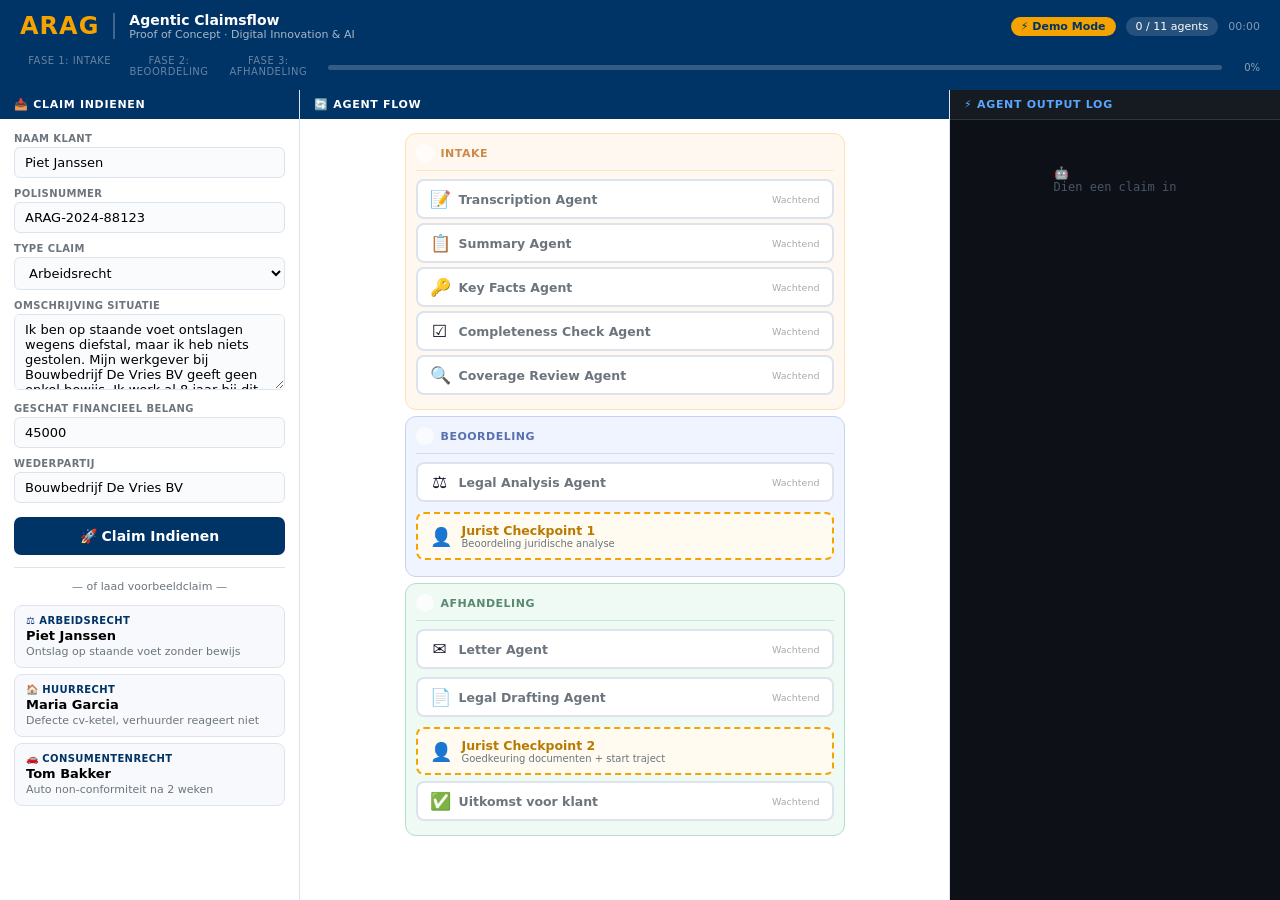
<file: ARAG_Claimsflow_Demo.html>
<!DOCTYPE html>
<html lang="nl">
<head>
<meta charset="UTF-8">
<meta name="viewport" content="width=device-width, initial-scale=1.0">
<title>ARAG — Agentic Claimsflow PoC</title>
<style>
:root{--blue:#003366;--blue2:#0055a5;--amber:#F4A300;--amber2:#b87a00;--green:#1a7a3f;--green-bg:#edfaf1;--red:#c0392b;--red-bg:#fdf3f4;--border:#dde3ec;--bg:#eef2f7;--card:#fff;--muted:#6c757d}
*,*::before,*::after{box-sizing:border-box;margin:0;padding:0}
body{font-family:-apple-system,BlinkMacSystemFont,'Segoe UI',system-ui,sans-serif;background:var(--bg);color:#1a1a2e;font-size:13.5px;height:100vh;overflow:hidden;display:flex;flex-direction:column}

/* Header */
header{background:var(--blue);color:#fff;padding:0 20px;display:flex;align-items:center;justify-content:space-between;height:52px;flex-shrink:0;box-shadow:0 2px 8px rgba(0,0,0,.25)}
.hd-left{display:flex;align-items:center;gap:14px}
.hd-logo{font-size:24px;font-weight:900;color:var(--amber);letter-spacing:1px}
.hd-sep{width:2px;height:26px;background:rgba(255,255,255,.25)}
.hd-title{font-size:14px;font-weight:700}
.hd-sub{font-size:11px;opacity:.65}
.hd-right{display:flex;align-items:center;gap:10px}
.mode-pill{background:var(--amber);color:var(--blue);padding:3px 10px;border-radius:20px;font-size:11px;font-weight:700}
.stat-pill{background:rgba(255,255,255,.15);border-radius:20px;padding:3px 10px;font-size:11px}
.elapsed{font-size:11px;opacity:.5;font-variant-numeric:tabular-nums}

/* Phase progress bar */
.phase-bar{background:var(--blue);padding:0 20px 8px;display:flex;align-items:center;gap:10px;flex-shrink:0}
.ph-tabs{display:flex;gap:0;flex:1}
.ph-tab{flex:1;text-align:center;font-size:10px;color:rgba(255,255,255,.4);text-transform:uppercase;letter-spacing:.5px;padding:3px;transition:.3s;border-bottom:2px solid transparent}
.ph-tab.active{color:var(--amber);border-bottom-color:var(--amber);font-weight:700}
.ph-tab.done{color:rgba(255,255,255,.7);border-bottom-color:rgba(255,255,255,.4)}
.prog-track{flex:3;height:5px;background:rgba(255,255,255,.2);border-radius:3px;overflow:hidden}
.prog-fill{height:100%;background:var(--amber);border-radius:3px;transition:width .6s ease;width:0}
.prog-pct{font-size:10px;color:rgba(255,255,255,.55);min-width:28px;text-align:right}

/* Grid */
.grid{display:grid;grid-template-columns:300px 1fr 330px;gap:0;flex:1;overflow:hidden}
.panel{display:flex;flex-direction:column;border-right:1px solid var(--border);background:var(--card);overflow:hidden}
.panel:last-child{border-right:none}
.panel-hd{background:var(--blue);color:#fff;padding:8px 14px;font-size:11px;font-weight:600;text-transform:uppercase;letter-spacing:.7px;flex-shrink:0}
.panel-body{overflow-y:auto;padding:14px;flex:1}

/* Form */
.fg{margin-bottom:10px}
.fg label{display:block;font-size:10px;font-weight:700;text-transform:uppercase;letter-spacing:.4px;color:var(--muted);margin-bottom:3px}
.fg input,.fg select,.fg textarea{width:100%;padding:7px 10px;border:1.5px solid var(--border);border-radius:6px;font-size:13px;font-family:inherit;background:#fafbfc;transition:border-color .2s}
.fg input:focus,.fg select:focus,.fg textarea:focus{outline:none;border-color:var(--blue);background:#fff}
.fg textarea{resize:vertical}
.btn-go{background:var(--blue);color:#fff;border:none;border-radius:7px;width:100%;padding:11px;font-size:14px;font-weight:600;cursor:pointer;font-family:inherit;transition:background .15s;margin-top:4px}
.btn-go:hover:not(:disabled){background:var(--blue2)}
.btn-go:disabled{opacity:.55;cursor:not-allowed}
.divider{text-align:center;font-size:11px;color:var(--muted);margin:12px 0;border-top:1px solid var(--border);padding-top:12px}
.samples{display:flex;flex-direction:column;gap:6px}
.sc{background:#f7f9fc;border:1.5px solid var(--border);border-radius:8px;padding:9px 11px;cursor:pointer;text-align:left;font-family:inherit;transition:all .15s}
.sc:hover{background:#e8f0fb;border-color:var(--blue)}
.sc .sb{font-size:10px;font-weight:700;text-transform:uppercase;color:var(--blue);margin-bottom:2px;letter-spacing:.4px}
.sc .sn{font-size:13px;font-weight:600}
.sc .sd{font-size:11px;color:var(--muted);margin-top:2px}

/* Flow */
.flow-body{display:flex;flex-direction:column;align-items:center;gap:0;padding:14px 16px;overflow-y:auto;flex:1}
.phase-sec{width:100%;max-width:440px;border-radius:11px;padding:10px;margin-bottom:6px}
#ps-intake{background:#fff8f0;border:1.5px solid #ffe0b2}
#ps-assessment{background:#f0f4ff;border:1.5px solid #c5d3f0}
#ps-handling{background:#f0faf4;border:1.5px solid #b2dfcc}
.ph-hd{width:100%;display:flex;align-items:center;gap:7px;font-size:11px;font-weight:700;text-transform:uppercase;letter-spacing:.5px;padding-bottom:8px;margin-bottom:8px;border-bottom:1px solid currentColor;opacity:.7}
.ph-hd-intake{color:#b85c00;border-color:#ffe0b2}
.ph-hd-assessment{color:#1a3a8f;border-color:#c5d3f0}
.ph-hd-handling{color:#1a5a3a;border-color:#b2dfcc}
.ph-num{width:18px;height:18px;border-radius:50%;background:currentColor;color:#fff;display:flex;align-items:center;justify-content:center;font-size:9px;flex-shrink:0}

/* Nodes */
.node{width:100%;display:flex;align-items:center;gap:9px;padding:8px 12px;border-radius:8px;border:2px solid var(--border);background:#fff;transition:all .3s;font-size:12.5px;margin-bottom:4px}
.node .ni{font-size:17px;width:20px;text-align:center;flex-shrink:0}
.node .nl{font-weight:600;flex:1;color:var(--muted)}
.node .ns{font-size:9.5px;color:#aaa}
.node-active{border-color:var(--blue);background:#e8f0fb;animation:pulse 1.4s infinite}
.node-active .nl{color:var(--blue);font-weight:700}
.node-done{border-color:var(--green);background:var(--green-bg)}
.node-done .nl{color:var(--green)}
.node-done .ns{color:var(--green)}
@keyframes pulse{0%,100%{box-shadow:0 0 0 0 rgba(0,51,102,.3)}50%{box-shadow:0 0 0 8px rgba(0,51,102,0)}}

/* Sub nodes */
.subs{width:100%;display:flex;flex-direction:column;gap:3px;padding-left:20px;margin-bottom:4px}
.sub-node{display:flex;align-items:center;gap:7px;padding:5px 10px;border-radius:6px;border:1.5px dashed var(--border);background:#fafbfc;font-size:11.5px;display:none;transition:all .3s}
.sub-node .ni{font-size:13px;width:16px;text-align:center}
.sub-node .nl{font-weight:600;flex:1;color:var(--muted)}
.sub-node .ns{font-size:9px;color:#aaa}
.sub-node.show{display:flex;animation:slideIn .25s ease}
.sub-node.node-active{border-color:var(--blue2);background:#e8f0fb;border-style:solid}
.sub-node.node-active .nl{color:var(--blue2)}
.sub-node.node-done{border-color:var(--green);background:var(--green-bg);border-style:solid}
.sub-node.node-done .nl{color:var(--green)}
@keyframes slideIn{from{opacity:0;transform:translateX(-6px)}to{opacity:1;transform:translateX(0)}}

/* Checkpoint */
.cp-node{width:100%;display:flex;align-items:center;gap:10px;padding:9px 12px;border-radius:8px;border:2px dashed var(--amber);background:#fffbf0;margin:6px 0;color:var(--amber2)}
.cp-node .ni{font-size:18px;flex-shrink:0}
.cp-node .nl{font-weight:700;font-size:12.5px}
.cp-node .ns{font-size:10px;color:var(--muted)}
.cp-node.cp-active{border-style:solid;animation:pulseAmber 1.2s infinite}
.cp-node.cp-done{border-color:var(--green);background:var(--green-bg);color:var(--green);border-style:solid}
@keyframes pulseAmber{0%,100%{box-shadow:0 0 0 0 rgba(244,163,0,.4)}50%{box-shadow:0 0 0 10px rgba(244,163,0,0)}}

/* Jurist panel */
.jp{width:100%;background:#fff;border:2px solid var(--amber);border-radius:11px;padding:14px;margin:4px 0;display:none;animation:fadeUp .35s ease}
.jp.show{display:block}
@keyframes fadeUp{from{opacity:0;transform:translateY(10px)}to{opacity:1;transform:translateY(0)}}
.jp-hd{font-size:13.5px;font-weight:800;color:var(--amber2);margin-bottom:3px}
.jp-sub{font-size:11px;color:var(--muted);margin-bottom:9px}
.jp-sum{background:#f8f9fa;border:1px solid var(--border);border-radius:7px;padding:9px;max-height:150px;overflow-y:auto;font-size:11px;line-height:1.6;white-space:pre-wrap;margin-bottom:9px}
.jp-al{font-weight:700;color:var(--blue);font-size:11px;margin-top:5px}
.jp-btns{display:grid;grid-template-columns:1fr 1fr 1fr 1fr;gap:5px;margin-bottom:8px}
.jp-btn{border:none;border-radius:6px;padding:8px;font-size:11.5px;font-weight:600;cursor:pointer;font-family:inherit}
.jp-btn.approve{background:#28a745;color:#fff}
.jp-btn.adjust{background:#007bff;color:#fff}
.jp-btn.escalate{background:#d35400;color:#fff}
.jp-btn.reject{background:var(--red);color:#fff}
.jp-btn:hover{filter:brightness(1.1)}
.jp-btn:disabled{opacity:.5;cursor:not-allowed}
.jp-note{width:100%;padding:6px 9px;border:1.5px solid var(--border);border-radius:6px;font-size:12px;font-family:inherit;resize:none}

/* Outcome */
.oc{width:100%;border-radius:11px;overflow:hidden;margin-top:10px;box-shadow:0 4px 16px rgba(0,0,0,.1);display:none;animation:fadeUp .4s ease}
.oc.show{display:block}
.oc-hd{padding:13px 16px;font-size:17px;font-weight:800}
.oc-hd.ok{background:var(--green-bg);color:var(--green)}
.oc-hd.warn{background:#fff3cd;color:#856404}
.oc-hd.err{background:var(--red-bg);color:var(--red)}
.oc-body{padding:13px 16px;background:#fff;font-size:12.5px;line-height:1.7}
.oc-body ul{padding-left:16px}
.oc-body li{margin-bottom:3px}

/* Log panel */
.panel-log{background:#0d1117}
.panel-log .panel-hd{background:#161b22;border-bottom:1px solid #30363d;color:#58a6ff}
.log-c{flex:1;overflow-y:auto;padding:10px 11px;font-family:'Consolas','Monaco',monospace;font-size:11px;color:#c9d1d9}
.log-ph{padding:7px 0 3px;font-size:9px;text-transform:uppercase;letter-spacing:1px;border-top:1px solid #30363d;margin-top:7px;margin-bottom:3px}
.log-ph.intake{color:#b85c00}.log-ph.assessment{color:#58a6ff}.log-ph.handling{color:#3fb950}
.log-e{margin-bottom:12px;animation:fadeIn .2s ease}
@keyframes fadeIn{from{opacity:0}to{opacity:1}}
.log-eh{display:flex;align-items:center;gap:5px;margin-bottom:4px;padding-bottom:3px;border-bottom:1px solid #21262d}
.log-nm{font-weight:700;font-size:10px;text-transform:uppercase;letter-spacing:.4px}
.log-ts{margin-left:auto;font-size:9px;color:#484f58}
.log-sub-pfx{color:#484f58;margin-right:1px}
.log-bd{color:#e6edf3;line-height:1.7;white-space:pre-wrap;word-break:break-word}
.log-bd.sub{color:#8b949e;padding-left:12px;border-left:2px solid #30363d;font-size:10.5px}
.cursor{display:inline-block;width:6px;height:11px;background:#58a6ff;animation:blink .8s infinite;vertical-align:text-bottom;margin-left:1px}
@keyframes blink{0%,100%{opacity:1}50%{opacity:0}}
.cn-transcription{color:#79c0ff}.cn-summary{color:#a5d6ff}.cn-key_facts{color:#ffa657}
.cn-completeness{color:#3fb950}.cn-coverage{color:#56d364}.cn-legal_analysis{color:#d2a8ff}
.cn-legal_research{color:#a371f7}.cn-similar_cases{color:#f78166}.cn-key_facts_refined{color:#ffa657}
.cn-next_best_action{color:#ff7b72}.cn-letter{color:#7ee787}.cn-legal_drafting{color:#56d364}
.cn-system{color:#f4a300}
.log-empty{display:flex;flex-direction:column;align-items:center;justify-content:center;height:100px;color:#4a5568;gap:4px;font-size:12px}
</style>
</head>
<body>

<header>
  <div class="hd-left">
    <div class="hd-logo">ARAG</div>
    <div class="hd-sep"></div>
    <div>
      <div class="hd-title">Agentic Claimsflow</div>
      <div class="hd-sub">Proof of Concept · Digital Innovation &amp; AI</div>
    </div>
  </div>
  <div class="hd-right">
    <div class="mode-pill">⚡ Demo Mode</div>
    <div class="stat-pill" id="agentCtr">0 / 11 agents</div>
    <div class="elapsed" id="elapsed">00:00</div>
  </div>
</header>

<div class="phase-bar">
  <div class="ph-tabs">
    <div class="ph-tab" id="pht-intake">Fase 1: Intake</div>
    <div class="ph-tab" id="pht-assessment">Fase 2: Beoordeling</div>
    <div class="ph-tab" id="pht-handling">Fase 3: Afhandeling</div>
  </div>
  <div class="prog-track"><div class="prog-fill" id="pFill"></div></div>
  <div class="prog-pct" id="pPct">0%</div>
</div>

<div class="grid">

<!-- LEFT -->
<div class="panel">
  <div class="panel-hd">📥 Claim Indienen</div>
  <div class="panel-body">
    <form id="claimForm">
      <div class="fg"><label>Naam klant</label><input id="fnaam" type="text" placeholder="Jan de Vries" value="Piet Janssen"></div>
      <div class="fg"><label>Polisnummer</label><input id="fpolis" type="text" placeholder="ARAG-2024-12345" value="ARAG-2024-88123"></div>
      <div class="fg">
        <label>Type claim</label>
        <select id="ftype">
          <option value="arbeidsrecht" selected>Arbeidsrecht</option>
          <option value="huurrecht">Huurrecht</option>
          <option value="consumentenrecht">Consumentenrecht</option>
          <option value="familierecht">Familierecht</option>
          <option value="verkeersrecht">Verkeersrecht</option>
        </select>
      </div>
      <div class="fg"><label>Omschrijving situatie</label><textarea id="fomsch" rows="4">Ik ben op staande voet ontslagen wegens diefstal, maar ik heb niets gestolen. Mijn werkgever bij Bouwbedrijf De Vries BV geeft geen enkel bewijs. Ik werk al 8 jaar bij dit bedrijf en heb altijd goed gefunctioneerd.</textarea></div>
      <div class="fg"><label>Geschat financieel belang</label><input id="fbelang" type="text" value="45000"></div>
      <div class="fg"><label>Wederpartij</label><input id="fweder" type="text" value="Bouwbedrijf De Vries BV"></div>
      <button type="submit" class="btn-go" id="goBtn">🚀 Claim Indienen</button>
    </form>

    <div class="divider">— of laad voorbeeldclaim —</div>
    <div class="samples">
      <button class="sc" onclick="loadSample('arbeidsrecht')">
        <div class="sb">⚖️ Arbeidsrecht</div>
        <div class="sn">Piet Janssen</div>
        <div class="sd">Ontslag op staande voet zonder bewijs</div>
      </button>
      <button class="sc" onclick="loadSample('huurrecht')">
        <div class="sb">🏠 Huurrecht</div>
        <div class="sn">Maria Garcia</div>
        <div class="sd">Defecte cv-ketel, verhuurder reageert niet</div>
      </button>
      <button class="sc" onclick="loadSample('consumentenrecht')">
        <div class="sb">🚗 Consumentenrecht</div>
        <div class="sn">Tom Bakker</div>
        <div class="sd">Auto non-conformiteit na 2 weken</div>
      </button>
    </div>
  </div>
</div>

<!-- CENTER -->
<div class="panel">
  <div class="panel-hd">🔄 Agent Flow</div>
  <div class="flow-body" id="flowBody">

    <!-- Fase 1 -->
    <div class="phase-sec" id="ps-intake">
      <div class="ph-hd ph-hd-intake"><div class="ph-num">1</div>Intake</div>
      <div class="node" id="n-transcription"><span class="ni">📝</span><span class="nl">Transcription Agent</span><span class="ns">Wachtend</span></div>
      <div class="node" id="n-summary"><span class="ni">📋</span><span class="nl">Summary Agent</span><span class="ns">Wachtend</span></div>
      <div class="node" id="n-key_facts"><span class="ni">🔑</span><span class="nl">Key Facts Agent</span><span class="ns">Wachtend</span></div>
      <div class="node" id="n-completeness"><span class="ni">☑️</span><span class="nl">Completeness Check Agent</span><span class="ns">Wachtend</span></div>
      <div class="node" id="n-coverage"><span class="ni">🔍</span><span class="nl">Coverage Review Agent</span><span class="ns">Wachtend</span></div>
    </div>

    <!-- Fase 2 -->
    <div class="phase-sec" id="ps-assessment">
      <div class="ph-hd ph-hd-assessment"><div class="ph-num">2</div>Beoordeling</div>
      <div class="node" id="n-legal_analysis"><span class="ni">⚖️</span><span class="nl">Legal Analysis Agent</span><span class="ns">Wachtend</span></div>
      <div class="subs" id="subs-legal_analysis">
        <div class="sub-node" id="n-legal_research"><span class="ni">📚</span><span class="nl">Legal Research Agent</span><span class="ns">—</span></div>
        <div class="sub-node" id="n-similar_cases"><span class="ni">🗂️</span><span class="nl">Similar Cases Agent</span><span class="ns">—</span></div>
        <div class="sub-node" id="n-key_facts_refined"><span class="ni">🔑</span><span class="nl">Key Facts Agent (verfijning)</span><span class="ns">—</span></div>
        <div class="sub-node" id="n-next_best_action"><span class="ni">🎯</span><span class="nl">Next Best Action Agent</span><span class="ns">—</span></div>
      </div>
      <div class="cp-node" id="cp1"><span class="ni">👤</span><div><div class="nl">Jurist Checkpoint 1</div><div class="ns">Beoordeling juridische analyse</div></div></div>
      <div class="jp" id="jp1">
        <div class="jp-hd">⚠️ Jurist Actie Vereist — Beoordeling</div>
        <div class="jp-sub">Beoordeel de juridische analyse en beslis hoe verder.</div>
        <div class="jp-sum" id="jpsum1"></div>
        <div class="fg"><label>Toelichting (optioneel)</label><textarea class="jp-note" id="jpnote1" rows="2" placeholder="Feedback voor agents of toelichting..."></textarea></div>
        <div class="jp-btns">
          <button class="jp-btn approve" onclick="decide(1,'goedkeuren')">✅ Goedkeuren</button>
          <button class="jp-btn adjust" onclick="decide(1,'aanpassen')">✏️ Aanpassen</button>
          <button class="jp-btn escalate" onclick="decide(1,'escaleren')">⚠️ Escaleren</button>
          <button class="jp-btn reject" onclick="decide(1,'weigeren')">❌ Weigeren</button>
        </div>
      </div>
    </div>

    <!-- Fase 3 -->
    <div class="phase-sec" id="ps-handling">
      <div class="ph-hd ph-hd-handling"><div class="ph-num">3</div>Afhandeling</div>
      <div class="node" id="n-letter"><span class="ni">✉️</span><span class="nl">Letter Agent</span><span class="ns">Wachtend</span></div>
      <div class="subs" id="subs-letter">
        <div class="sub-node" id="n-similar_cases_h"><span class="ni">🗂️</span><span class="nl">Similar Cases Agent</span><span class="ns">—</span></div>
        <div class="sub-node" id="n-summary_h"><span class="ni">📋</span><span class="nl">Summary Agent</span><span class="ns">—</span></div>
        <div class="sub-node" id="n-key_facts_h"><span class="ni">🔑</span><span class="nl">Key Facts Agent</span><span class="ns">—</span></div>
        <div class="sub-node" id="n-legal_research_h"><span class="ni">📚</span><span class="nl">Legal Research Agent</span><span class="ns">—</span></div>
      </div>
      <div class="node" id="n-legal_drafting"><span class="ni">📄</span><span class="nl">Legal Drafting Agent</span><span class="ns">Wachtend</span></div>
      <div class="subs" id="subs-legal_drafting">
        <div class="sub-node" id="n-similar_cases_ld"><span class="ni">🗂️</span><span class="nl">Similar Cases Agent</span><span class="ns">—</span></div>
        <div class="sub-node" id="n-legal_analysis_ld"><span class="ni">⚖️</span><span class="nl">Legal Analysis Agent</span><span class="ns">—</span></div>
      </div>
      <div class="cp-node" id="cp2"><span class="ni">👤</span><div><div class="nl">Jurist Checkpoint 2</div><div class="ns">Goedkeuring documenten + start traject</div></div></div>
      <div class="jp" id="jp2">
        <div class="jp-hd">⚠️ Jurist Actie Vereist — Documenten</div>
        <div class="jp-sub">Beoordeel de opgestelde brieven en juridische stukken.</div>
        <div class="jp-sum" id="jpsum2"></div>
        <div class="fg"><label>Toelichting (optioneel)</label><textarea class="jp-note" id="jpnote2" rows="2" placeholder="Aanwijzingen of toelichting..."></textarea></div>
        <div class="jp-btns">
          <button class="jp-btn approve" onclick="decide(2,'goedkeuren')">✅ Goedkeuren &amp; starten</button>
          <button class="jp-btn adjust" onclick="decide(2,'aanpassen')">✏️ Aanpassen</button>
          <button class="jp-btn escalate" onclick="decide(2,'escaleren')">⚠️ Escaleren</button>
          <button class="jp-btn reject" onclick="decide(2,'weigeren')">❌ Afwijzen</button>
        </div>
      </div>
      <div class="node" id="n-uitkomst"><span class="ni">✅</span><span class="nl">Uitkomst voor klant</span><span class="ns">Wachtend</span></div>
    </div>

    <div class="oc" id="oc">
      <div class="oc-hd" id="och"></div>
      <div class="oc-body" id="ocb"></div>
    </div>

  </div>
</div>

<!-- RIGHT: Log -->
<div class="panel panel-log">
  <div class="panel-hd">⚡ Agent Output Log</div>
  <div class="log-c" id="logC">
    <div class="log-empty">🤖<br>Dien een claim in</div>
  </div>
</div>

</div><!-- /grid -->

<script>
// ── Mock data ──────────────────────────────────────────────────────────────
const SAMPLES = {
  arbeidsrecht:{naam:'Piet Janssen',polis:'ARAG-2024-88123',type:'arbeidsrecht',omsch:'Ik ben op staande voet ontslagen wegens diefstal, maar ik heb niets gestolen. Mijn werkgever bij Bouwbedrijf De Vries BV geeft geen enkel bewijs. Ik werk al 8 jaar bij dit bedrijf en heb altijd goed gefunctioneerd.',belang:'45000',weder:'Bouwbedrijf De Vries BV'},
  huurrecht:{naam:'Maria Garcia',polis:'ARAG-2024-55234',type:'huurrecht',omsch:'Mijn verhuurder weigert de cv-ketel te repareren al 3 maanden. Het is winter en de woning is ijskoud. Ik heb een baby en heb hem meerdere keren gebeld en gemaild zonder reactie.',belang:'8000',weder:'Vastgoed Beheer Utrecht'},
  consumentenrecht:{naam:'Tom Bakker',polis:'ARAG-2024-71892',type:'consumentenrecht',omsch:'Ik heb een auto gekocht voor €18.500. Na 2 weken rijden staat de auto vast wegens motorschade. De dealer weigert elke aansprakelijkheid.',belang:'18500',weder:'AutoDeal Rotterdam'},
};

const MOCK = {
  arbeidsrecht:{
    transcription:`📝 Transcriptie voltooid — Mijn ARAG digitale intake\n\nOntvangst: maandag 09:42 via Mijn ARAG portaal\nKlant: Piet Janssen | Polis: ARAG-2024-88123\n\nKlantverklaring:\n"Ik werk al 8 jaar bij Bouwbedrijf De Vries BV. Afgelopen vrijdag ben ik op staande voet ontslagen. Mijn leidinggevende beschuldigde mij van het stelen van gereedschap ter waarde van €300. Ik heb dit niet gedaan en er is geen enkel bewijs. Ik heb ook geen ontslagbrief ontvangen."\n\nKanaal: Mijn ARAG (tekst)\nStatus: ✅ Volledig gedocumenteerd`,
    summary:`**Samenvatting Claim**\n\n**Situatie:** Werknemer (8 jaar in dienst) op staande voet ontslagen wegens beschuldiging diefstal gereedschap (€300). Geen bewijs geleverd door werkgever.\n\n**Kernvraag:** Is het ontslag op staande voet rechtsgeldig zonder bewijs?\n\n**Gewenste uitkomst:** Ontslag aanvechten — herplaatsing of schadevergoeding.\n\n**Tijdlijn:** Ontslag vrijdag, eerste contact ARAG maandag. ⚠️ Aanvechttermijn loopt (max 2 maanden).`,
    key_facts:`**Juridisch Relevante Sleutelfeiten**\n\n1. [BEWEZEN] Dienstverband: 8 jaar bij Bouwbedrijf De Vries BV\n2. [BEWEZEN] Ontslag verleend op staande voet\n3. [ONBEVESTIGD] Ontslaggrond: beschuldiging diefstal gereedschap €300\n4. [BEWEZEN] Geen bewijs van diefstal verstrekt\n5. [BEWEZEN] Geen formele ontslagbrief ontvangen\n6. [BETWIST] Werkgever stelt klant heeft gestolen\n7. [ONBEVESTIGD] Geen eerdere disciplinaire maatregelen`,
    completeness:`**Volledigheidscheck**\n\n✓ Naam klant en polisnummer\n✓ Beschrijving ontslaggrond\n✓ Naam werkgever\n✓ Tijdstip ontslag\n\n✗ Kopie arbeidsovereenkomst\n✗ Ontslagbrief / aangetekende brief\n✗ Salarisstrook (transitievergoeding)\n\n**Actie jurist:** Klant verzoeken documenten te uploaden via Mijn ARAG. Behandeling kan alvast starten.`,
    coverage:`**Coverage Review — Arbeidsrecht**\n\n✅ **GEDEKT**\n\n• Module Arbeidsrecht: ✓ Actief\n• Wachttijd (3 mnd): ✓ Verstreken\n• Uitsluitingen: ✓ Geen van toepassing\n• Strafrecht-component: ✓ Niet aanwezig\n• Max. vergoeding: €250.000\n• Eigen risico: €250\n\nZaak volledig gedekt. Behandeling kan direct starten.`,
    legal_research:`Relevante wetgeving:\n• Art. 7:677 BW — onverwijld ontslag\n• Art. 7:678 BW — dringende reden, bewijslast bij werkgever\n• Art. 7:681 BW — vernietigbaarheid bij onregelmatig ontslag\n• Art. 7:673 BW — transitievergoeding\nJurisprudentie: HR 12 feb 1999 — beschuldiging zonder bewijs onvoldoende.`,
    similar_cases:`Vergelijkbare ARAG-zaken:\n\n1. Zaak AW-2022-4471: Ontslag staande voet wegens diefstal, geen camerabeelden. Uitkomst: ontslag nietig verklaard, schikking €28.500.\n\n2. Zaak AW-2023-0892: Bewijs achteraf geleverd. Ontslag in stand gehouden. Les: snel handelen en bewijs inventariseren.`,
    key_facts_refined:`Juridisch geprioriteerde feiten:\n\n⭐ Geen bewijs diefstal → zwakke positie werkgever\n⭐ 8 jaar dienstverband → hoge transitievergoeding\n⭐ Geen formele ontslagbrief → procedurele fout werkgever\n⚡ Termijn aanvechting: 2 maanden (dringend!)`,
    next_best_action:`Aanbevolen acties:\n\n1. ✅ Bezwaarbrief + schikkingspoging\n   Kans: 68% | Tijdlijn: 6-8 weken\n\n2. ⚖️ Kantonrechter\n   Kans: 72% | Tijdlijn: 6-9 maanden\n\n3. 🤝 Mediation\n   Kans: 55% | Tijdlijn: 4-6 weken\n\nAanbeveling: start met actie 1.`,
    legal_analysis:`**Juridische Analyse — Ontslag op Staande Voet**\n\n**Kwalificatie:** Potentieel onregelmatig ontslag op staande voet (art. 7:677 jo. 7:678 BW)\n\n**Analyse:** Werkgever heeft geen aantoonbaar bewijs van diefstal. De bewijslast ligt bij de werkgever (art. 7:678 BW). Zonder bewijs is de dringende reden niet vast te stellen. Geen formele ontslagbrief versterkt onze positie.\n\n**Slagingskans: 72%** 🟢\n\n**Sterke punten:**\n- Geen bewijs → ontslag mogelijk nietig\n- 8 jaar dienstverband → hoge vergoeding\n- Procedurele fouten werkgever\n\n**Risico's:** Werkgever kan alsnog bewijs aanleveren\n\n**Aanbeveling:** Buitengerechtelijk starten met bezwaarbrief.`,
    similar_cases_h:`Precedent brieven: In zaak AW-2022-4471 leidde een krachtige bezwaarbrief met eis tot rectificatie tot schikking binnen 3 weken.`,
    summary_h:`Brief-context: Klant ontslagen zonder bewijs na 8 jaar trouwe dienst. ARAG treedt op namens klant. Werkgever heeft zwakke juridische positie.`,
    key_facts_h:`Feiten voor brief:\n• 8 jaar dienstverband\n• Ontslag zonder bewijs\n• Geen formele ontslagbrief\n• Eis: intrekking of schikking`,
    legal_research_h:`Juridische grondslag brief: Art. 7:677-678 BW (onverwijld + dringende reden). Sommatie o.b.v. art. 7:681 BW.`,
    letter:`**Brief 1 — Ontvangstbevestiging aan klant**\n\nGeachte heer Janssen,\n\nHierbij bevestigen wij de ontvangst van uw claim inzake uw ontslag op staande voet bij Bouwbedrijf De Vries BV. Dossiernummer: ARG-2024-88123-AW.\n\nNa analyse concluderen wij dat uw positie juridisch sterk is. De beschuldiging van diefstal zonder bewijs maakt uw ontslag aanvechtbaar.\n\nOnze aanpak:\n→ Week 1: Bezwaarbrief aan werkgever\n→ Week 2–3: Schikkingsonderhandelingen\n→ Zo nodig: kantonrechter\n\nMet vriendelijke groet, ARAG Rechtsbijstand\n\n---\n\n**Brief 2 — Aanschrijving Bouwbedrijf De Vries BV**\n\nGeachte heer/mevrouw,\n\nWij treden op als juridisch adviseur van de heer P. Janssen. Het door u verleende ontslag op staande voet is juridisch onhoudbaar wegens het ontbreken van een aantoonbare dringende reden (art. 7:678 BW).\n\nWij sommeren u binnen 14 dagen:\n1. Het ontslag in te trekken en betrokkene te herplaatsen, óf\n2. Een minnelijke schikking voor te stellen\n\nBij uitblijven initiëren wij procedure bij de kantonrechter.\n\nHoogachtend, ARAG Rechtsbijstand`,
    similar_cases_ld:`Precedent processtukken: Verzoekschrift AW-2022-4471 succesvol — focus op ontbreken bewijs en procedurele fouten werkgever.`,
    legal_analysis_ld:`Juridische grondslag processtuk: Nietigverklaring ontslag (art. 7:681 BW) + transitievergoeding (art. 7:673 BW) + billijke vergoeding bij ernstig verwijtbaar handelen werkgever.`,
    legal_drafting:`**Conceptverzoekschrift — Kantonrechter**\n\nAan de kantonrechter\n\nVerzoeker: P. Janssen\nVerweerder: Bouwbedrijf De Vries BV\n\n**Inleiding**\nVerzoeker is op staande voet ontslagen zonder dat sprake is van een dringende reden (art. 7:678 BW). Verweerder heeft geen enkel bewijs geleverd voor de beschuldiging van diefstal.\n\n**Grondslag**\nHet ontslag dient nietig te worden verklaard (art. 7:681 BW) dan wel verzoeker heeft recht op billijke vergoeding.\n\n**Verzoek**\n1. Primair: verklaring voor recht dat ontslag nietig is\n2. Transitievergoeding op grond van art. 7:673 BW\n3. Billijke vergoeding wegens ernstig verwijtbaar handelen\n\nNamens verzoeker, ARAG Rechtsbijstand`,
  },
  huurrecht:{
    transcription:`📝 Transcriptie voltooid — Mijn ARAG digitale intake\n\nOntvangst: dinsdag 14:15 via Mijn ARAG portaal\nKlant: Maria Garcia | Polis: ARAG-2024-55234\n\nKlantverklaring:\n"Mijn cv-ketel is al 3 maanden kapot. Verhuurder Vastgoed Beheer Utrecht reageert niet — niet op telefoon, niet op e-mail. Het is winter en de woning is ijskoud. Ik heb jonge kinderen."\n\nKanaal: Mijn ARAG (tekst)\nStatus: ✅ Volledig gedocumenteerd`,
    summary:`**Samenvatting Claim**\n\n**Situatie:** Huurder ervaart al 3 maanden defecte cv-ketel. Verhuurder reageert niet op verzoeken. Winterperiode maakt de situatie acuut.\n\n**Kernvraag:** Kan verhuurder verplicht worden tot herstel?\n\n**Gewenste uitkomst:** Onmiddellijk herstel + schadevergoeding.\n\n**Tijdlijn:** Gebrek gemeld 3 maanden geleden. ⚠️ Spoedsituatie.`,
    key_facts:`**Sleutelfeiten**\n\n1. [BEWEZEN] Huurovereenkomst actief\n2. [BEWEZEN] Cv-ketel defect 3 maanden\n3. [BEWEZEN] Verhuurder meerdere keren aangesproken\n4. [BEWEZEN] Geen reactie verhuurder\n5. [BEWEZEN] Winterperiode — directe impact bewoonbaarheid\n6. [BEWEZEN] Gezin met jonge kinderen`,
    completeness:`**Volledigheidscheck**\n\n✓ Naam klant + polisnummer\n✓ Omschrijving gebrek\n✓ Naam verhuurder\n✓ Duur probleem\n\n✗ Huurovereenkomst\n✗ Schriftelijke meldingen\n✗ Huurprijsgegevens\n\n**Actie jurist:** Spoed — huurovereenkomst + correspondentie opvragen.`,
    coverage:`**Coverage Review — Huurrecht**\n\n✅ **GEDEKT**\n\n• Module Huurrecht: ✓ Actief\n• Wachttijd: ✓ Verstreken\n• Uitsluitingen: ✓ Geen\n• Max. vergoeding: €250.000\n\nSpoedsituatie erkend. Behandeling direct starten.`,
    legal_research:`Relevante wetgeving:\n• Art. 7:204 BW — definitie gebrek\n• Art. 7:206 BW — herstelplicht verhuurder\n• Art. 7:207 BW — huurprijsvermindering bij gebreken\n• Art. 7:208 BW — schadevergoeding\nJurisprudentie: Hof Amsterdam 2021 — verhuurder aansprakelijk bij 3+ maanden verzuim.`,
    similar_cases:`Vergelijkbare zaken:\n\n1. HR-2022-1134: Verhuurder weigerde cv-herstel 2 maanden. Huurcommissie: 35% huurverlaging + schadevergoeding €800.\n\n2. HR-2023-0556: Kort geding winter. Rechter: herstelplicht binnen 48 uur + dwangsom €500/dag.`,
    key_facts_refined:`Prioritaire feiten:\n\n⭐ 3 maanden aantoonbaar verzuim → structureel\n⭐ Winterperiode → spoedeisend belang aanwezig\n⭐ Gedocumenteerde contactpogingen\n⚡ Spoed: jonge kinderen, onbewoonbaar`,
    next_best_action:`Aanbevolen acties:\n\n1. ✅ Ingebrekestelling + Huurcommissie\n   Kans: 85% | Tijdlijn: 3-6 weken\n\n2. ⚖️ Kort geding (spoed)\n   Kans: 80% | Tijdlijn: 1-2 weken\n\n3. 🤝 Direct contact verhuurder via ARAG\n   Kans: 60% | Tijdlijn: 1 week\n\nAanbeveling: actie 1 + 3 parallel.`,
    legal_analysis:`**Juridische Analyse — Gebrekkige Huurwoning**\n\n**Kwalificatie:** Tekortkoming onderhoudsplicht verhuurder (art. 7:204 jo. 7:206 BW)\n\n**Analyse:** Verhuurder verplicht woning in goede staat te onderhouden. Defecte cv-ketel in winter = ernstig gebrek. Drie maanden non-respons = structureel verzuim.\n\n**Slagingskans: 85%** 🟢\n\n**Rechtsmiddelen:**\n- Huurverlaging via Huurcommissie (art. 7:207 BW)\n- Schadevergoeding stookkosten\n- Kort geding voor onmiddellijk herstel\n\n**Aanbeveling:** Ingebrekestelling + Huurcommissie parallel starten.`,
    similar_cases_h:`Precedent: Ingebrekestelling met 7-daagse termijn in HR-2022-1134 bleek effectief. Verhuurder reageerde alsnog na brief van ARAG.`,
    summary_h:`Brief-context: Verhuurder 3 maanden in verzuim. Spoedsituatie (winter, gezin). ARAG sommeert tot onmiddellijk herstel.`,
    key_facts_h:`Feiten voor brief:\n• Cv-ketel defect 3 maanden\n• Verhuurder niet gereageerd\n• Winterperiode/gezin\n• Eis: herstel binnen 7 dagen`,
    legal_research_h:`Juridische grondslag: Art. 7:206 BW (herstelplicht). Bij niet-nakoming: art. 7:207 (huurverlaging) + art. 7:208 (schadevergoeding).`,
    letter:`**Brief 1 — Ontvangstbevestiging aan klant**\n\nGeachte mevrouw Garcia,\n\nWij bevestigen ontvangst van uw claim inzake de defecte cv-ketel. Dossiernummer: ARG-2024-55234-HR. Wij behandelen uw zaak met prioriteit.\n\nMet vriendelijke groet, ARAG Rechtsbijstand\n\n---\n\n**Brief 2 — Ingebrekestelling Vastgoed Beheer Utrecht**\n\nGeachte heer/mevrouw,\n\nNamens uw huurder mevrouw M. Garcia stellen wij vast dat u ernstig tekortschiet in uw wettelijke onderhoudsplicht (art. 7:206 BW). De cv-ketel is al 3 maanden defect ondanks herhaalde verzoeken.\n\nWij sommeren u de cv-ketel binnen 7 dagen volledig te herstellen of vervangen. Bij niet-nakoming vorderen wij:\n• Huurprijsvermindering (art. 7:207 BW)\n• Schadevergoeding\n• Kort geding\n\nHoogachtend, ARAG Rechtsbijstand`,
    similar_cases_ld:`Precedent processtuk: Kort geding HR-2022-1134 — spoedeisend belang goed onderbouwen: winterperiode + jonge kinderen = directe gezondheidsschade.`,
    legal_analysis_ld:`Grondslag kort geding: Spoedeisend belang (onbewoonbaarheid). Vordering: herstelgebod op straffe van dwangsom €500/dag. Grondslag: art. 7:206 BW.`,
    legal_drafting:`**Conceptverzoekschrift Kort Geding**\n\nEiseres: M. Garcia, huurder\nGedaagde: Vastgoed Beheer Utrecht\n\n**Spoedeisend belang**\nDe cv-ketel van eiseres is al 3 maanden defect. Bij wintertemperaturen is de woning onbewoonbaar voor een gezin met jonge kinderen.\n\n**Vordering**\n1. Veroordeling gedaagde tot herstel cv-ketel binnen 48 uur\n2. Dwangsom: €500 per dag bij niet-nakoming\n3. Schadevergoeding: €[bedrag] extra stookkosten\n\nGrondslag: art. 7:206 BW\n\nNamens eiseres, ARAG Rechtsbijstand`,
  },
  consumentenrecht:{
    transcription:`📝 Transcriptie voltooid — Mijn ARAG digitale intake\n\nOntvangst: woensdag 11:03 via Mijn ARAG portaal\nKlant: Tom Bakker | Polis: ARAG-2024-71892\n\nKlantverklaring:\n"Ik heb 3 weken geleden een auto gekocht bij AutoDeal Rotterdam voor €18.500. Na 2 weken rijden staat hij ineens stil — motorschade. De dealer zegt dat ik het zelf veroorzaakt heb. Dat is onzin."\n\nKanaal: Mijn ARAG (tekst)\nStatus: ✅ Volledig gedocumenteerd`,
    summary:`**Samenvatting Claim**\n\n**Situatie:** Auto gekocht voor €18.500, na 2 weken motorschade. Dealer ontkent aansprakelijkheid.\n\n**Kernvraag:** Is dealer aansprakelijk op grond van non-conformiteit?\n\n**Gewenste uitkomst:** Gratis herstel of terugbetaling €18.500.\n\n**Tijdlijn:** Aankoop 3 weken geleden. Wettelijk vermoeden non-conformiteit actief (<6 maanden).`,
    key_facts:`**Sleutelfeiten**\n\n1. [BEWEZEN] Aankoop auto €18.500 bij AutoDeal Rotterdam\n2. [BEWEZEN] Aankoopdatum: 3 weken geleden\n3. [BEWEZEN] Motorschade na 2 weken gebruik\n4. [BETWIST] Dealer stelt klant verantwoordelijk\n5. [BEWEZEN] Klant ontkent eigen schuld\n6. [BEWEZEN] Defect binnen 6 maanden → art. 7:18a BW actief`,
    completeness:`**Volledigheidscheck**\n\n✓ Naam klant + polisnummer\n✓ Aankoopdatum + prijs\n✓ Naam dealer\n✓ Beschrijving defect\n\n✗ Koopovereenkomst / factuur\n✗ Technisch rapport motorschade\n✗ Correspondentie met dealer\n\n**Actie jurist:** Technisch rapport is essentieel. Klant vandaag nog verzoeken.`,
    coverage:`**Coverage Review — Consumentenrecht**\n\n✅ **GEDEKT**\n\n• Module Consumentenrecht: ✓ Actief\n• Wachttijd: ✓ Verstreken\n• Uitsluitingen: ✓ Geen\n• Max. vergoeding: €250.000\n\nZaak volledig gedekt. Behandeling kan starten.`,
    legal_research:`Relevante wetgeving:\n• Art. 7:17 BW — non-conformiteit\n• Art. 7:18a BW — wettelijk vermoeden bij defect <6 maanden\n• Art. 7:21 BW — herstel/vervanging\n• Art. 7:22 BW — ontbinding of prijsvermindering\nEU Richtlijn 2019/771 — consumentenkoop.`,
    similar_cases:`Vergelijkbare zaken:\n\n1. CR-2022-3301: Auto motorschade na 3 weken. Dealer aansprakelijk. Terugbetaling €15.200.\n\n2. CR-2023-2148: Dealer leverde technisch rapport. Klant deels eigen schuld. Les: eigen rapport essentieel.`,
    key_facts_refined:`Prioritaire feiten:\n\n⭐ Defect na 2 weken → art. 7:18a BW vermoeden actief\n⭐ Dealer ontkent aansprakelijkheid → sommatie vereist\n⭐ Aankoopprijs €18.500 → significant belang\n⚡ Technisch rapport opdracht geven (urgent)`,
    next_best_action:`Aanbevolen acties:\n\n1. ✅ Technisch rapport + ingebrekestelling\n   Kans: 80% | Tijdlijn: 2-4 weken\n\n2. ⚖️ Geschillencommissie Voertuigen\n   Kans: 78% | Tijdlijn: 6-10 weken\n\n3. 📋 Rechtbank dagvaarding\n   Kans: 75% | Tijdlijn: 6-12 maanden`,
    legal_analysis:`**Juridische Analyse — Non-conformiteit Voertuig**\n\n**Kwalificatie:** Non-conformiteit bij consumentenkoop (art. 7:17 BW)\n\n**Analyse:** Motorschade na 2 weken activeert wettelijk vermoeden non-conformiteit (art. 7:18a BW). Dealer moet tegendeel bewijzen.\n\n**Slagingskans: 80%** 🟢\n\n**Rechtsmiddelen:**\n- Kosteloos herstel of vervanging (art. 7:21 BW)\n- Ontbinding + terugbetaling €18.500 (art. 7:22 BW)\n\n**Risico's:** Technisch rapport dealer kan andere oorzaak aanwijzen.\n\n**Aanbeveling:** Eigen technisch rapport + ingebrekestelling dealer.`,
    similar_cases_h:`Precedent: In CR-2022-3301 leidde sommatie met 14-daagse termijn direct tot schikkingsaanbod dealer.`,
    summary_h:`Brief-context: Dealer aansprakelijk voor non-conforme auto €18.500. Wettelijk vermoeden art. 7:18a in voordeel klant.`,
    key_facts_h:`Feiten voor brief:\n• Aankoop €18.500, defect na 2 weken\n• Art. 7:18a BW vermoeden actief\n• Dealer ontkent aansprakelijkheid\n• Eis: herstel of terugbetaling`,
    legal_research_h:`Juridische grondslag: Art. 7:17 + 7:18a BW (non-conformiteit + vermoeden). Primaire eis: art. 7:21 BW (herstel). Subsidiair: art. 7:22 BW (ontbinding).`,
    letter:`**Brief 1 — Ontvangstbevestiging aan klant**\n\nGeachte heer Bakker,\n\nWij bevestigen ontvangst van uw claim inzake de non-conforme auto. Dossiernummer: ARG-2024-71892-CR. Uw rechtspositie is sterk — het wettelijk vermoeden van art. 7:18a BW werkt in uw voordeel.\n\nMet vriendelijke groet, ARAG Rechtsbijstand\n\n---\n\n**Brief 2 — Ingebrekestelling AutoDeal Rotterdam**\n\nGeachte heer/mevrouw,\n\nNamens de heer T. Bakker stellen wij vast dat het door u geleverde voertuig niet beantwoordt aan de koopovereenkomst (art. 7:17 BW). Het motordefect na 2 weken gebruik activeert het wettelijk vermoeden van art. 7:18a BW.\n\nWij vorderen binnen 14 dagen: kosteloos herstel of vervanging. Bij weigering eisen wij ontbinding + terugbetaling €18.500 (art. 7:22 BW).\n\nHoogachtend, ARAG Rechtsbijstand`,
    similar_cases_ld:`Precedent dagvaarding: CR-2022-3301 — art. 7:18a vermoeden kon door dealer niet worden weerlegd. Volledige terugbetaling toegewezen.`,
    legal_analysis_ld:`Grondslag dagvaarding: Non-conformiteit art. 7:17 BW. Primair: herstel (art. 7:21). Subsidiair: ontbinding + terugbetaling €18.500 (art. 7:22). Vermoeden art. 7:18a in voordeel eiser.`,
    legal_drafting:`**Conceptdagvaarding**\n\nEiser: T. Bakker\nGedaagde: AutoDeal Rotterdam BV\n\n**Feiten**\nEiser kocht een auto voor €18.500. Na 2 weken gebruik trad motorschade op. Op grond van art. 7:18a BW geldt het vermoeden van non-conformiteit.\n\n**Juridische grondslag**\nDe geleverde zaak beantwoordt niet aan de koopovereenkomst (art. 7:17 BW).\n\n**Vorderingen**\n1. Primair: kosteloos herstel of vervanging (art. 7:21 BW)\n2. Subsidiair: ontbinding + terugbetaling €18.500 (art. 7:22 BW)\n3. Buitengerechtelijke kosten\n\nNamens eiser, ARAG Rechtsbijstand`,
  }
};

// ── Flow sequence ──────────────────────────────────────────────────────────
const FLOW = [
  {phase:'intake',agents:[
    {id:'transcription',icon:'📝',label:'Transcription Agent'},
    {id:'summary',icon:'📋',label:'Summary Agent'},
    {id:'key_facts',icon:'🔑',label:'Key Facts Agent'},
    {id:'completeness',icon:'☑️',label:'Completeness Check Agent'},
    {id:'coverage',icon:'🔍',label:'Coverage Review Agent'},
  ]},
  {phase:'assessment',agents:[
    {id:'legal_analysis',icon:'⚖️',label:'Legal Analysis Agent',subs:[
      {id:'legal_research',icon:'📚',label:'Legal Research Agent'},
      {id:'similar_cases',icon:'🗂️',label:'Similar Cases Agent'},
      {id:'key_facts_refined',icon:'🔑',label:'Key Facts Agent (verfijning)'},
      {id:'next_best_action',icon:'🎯',label:'Next Best Action Agent'},
    ]},
  ]},
  {phase:'handling',agents:[
    {id:'letter',icon:'✉️',label:'Letter Agent',subs:[
      {id:'similar_cases_h',icon:'🗂️',label:'Similar Cases Agent'},
      {id:'summary_h',icon:'📋',label:'Summary Agent'},
      {id:'key_facts_h',icon:'🔑',label:'Key Facts Agent'},
      {id:'legal_research_h',icon:'📚',label:'Legal Research Agent'},
    ]},
    {id:'legal_drafting',icon:'📄',label:'Legal Drafting Agent',subs:[
      {id:'similar_cases_ld',icon:'🗂️',label:'Similar Cases Agent'},
      {id:'legal_analysis_ld',icon:'⚖️',label:'Legal Analysis Agent'},
    ]},
  ]},
];

// ── State ──────────────────────────────────────────────────────────────────
let running=false, claimType='arbeidsrecht', agentsDone=0;
let timerInt=null, startTime=null;
let pausedResolve=null;
const logTexts={};

function loadSample(t){
  const s=SAMPLES[t];
  if(!s)return;
  document.getElementById('fnaam').value=s.naam;
  document.getElementById('fpolis').value=s.polis;
  document.getElementById('ftype').value=s.type;
  document.getElementById('fomsch').value=s.omsch;
  document.getElementById('fbelang').value=s.belang;
  document.getElementById('fweder').value=s.weder;
}

// ── Node state ─────────────────────────────────────────────────────────────
function setNode(id,state,ns){
  const el=document.getElementById('n-'+id);
  if(!el)return;
  el.className=(el.classList.contains('sub-node')?'sub-node show ':''+'node ')+state;
  const nsEl=el.querySelector('.ns');
  if(nsEl&&ns)nsEl.textContent=ns;
}
function showSub(id){const el=document.getElementById('n-'+id);if(el)el.classList.add('show')}
function setCP(n,cls){const el=document.getElementById('cp'+n);if(el)el.className='cp-node '+cls}
function setPhTab(ph,cls){const el=document.getElementById('pht-'+ph);if(el)el.className='ph-tab '+cls}
function setProgress(pct){
  document.getElementById('pFill').style.width=pct+'%';
  document.getElementById('pPct').textContent=Math.round(pct)+'%';
}
function incAgent(){
  agentsDone++;
  document.getElementById('agentCtr').textContent=agentsDone+' / 11 agents';
}

// ── Log ────────────────────────────────────────────────────────────────────
function logC(){
  const c=document.getElementById('logC');
  const e=c.querySelector('.log-empty');if(e)e.remove();
  return c;
}
function logPhase(ph){
  const labels={intake:'── Fase 1: Intake ──',assessment:'── Fase 2: Beoordeling ──',handling:'── Fase 3: Afhandeling ──'};
  const d=document.createElement('div');
  d.className='log-ph '+ph;d.textContent=labels[ph]||ph;
  logC().appendChild(d);
}
function logStart(id,label,icon,isSub){
  const c=logC();
  const e=document.createElement('div');e.className='log-e';e.id='le-'+id;
  const ts=new Date().toLocaleTimeString('nl-NL');
  const col='cn-'+id.replace(/_h$/,'').replace(/_ld$/,'').replace(/_refined$/,'');
  const pre=isSub?'<span class="log-sub-pfx">↳</span>':'';
  e.innerHTML=`<div class="log-eh">${pre}<span class="log-nm ${col}">${icon} ${label}</span><span class="log-ts">${ts}</span></div><div class="log-bd${isSub?' sub':''}" id="lb-${id}"><span class="cursor"></span></div>`;
  c.appendChild(e);logTexts[id]='';scrollLog();
}
function logAppend(id,text){
  logTexts[id]=(logTexts[id]||'')+text;
  const el=document.getElementById('lb-'+id);
  if(el){el.innerHTML=esc(logTexts[id])+'<span class="cursor"></span>';scrollLog();}
}
function logFinalize(id){
  const el=document.getElementById('lb-'+id);
  if(el)el.innerHTML=esc(logTexts[id]||'');
}
function scrollLog(){const c=document.getElementById('logC');c.scrollTop=c.scrollHeight;}
function esc(t){return(t||'').replace(/&/g,'&amp;').replace(/</g,'&lt;').replace(/>/g,'&gt;').replace(/\n/g,'<br>');}

// ── Streaming simulation ───────────────────────────────────────────────────
function delay(ms){return new Promise(r=>setTimeout(r,ms))}

async function streamText(id,text,chunkSize=2,delayMs=12){
  for(let i=0;i<text.length;i+=chunkSize){
    logAppend(id,text.slice(i,i+chunkSize));
    await delay(delayMs);
  }
}

async function runAgent(id,isSub=false){
  const mock=MOCK[claimType]||MOCK.arbeidsrecht;
  const text=mock[id]||`[${id}] analyse voltooid.`;
  if(!isSub){
    setNode(id,'node-active','⏳ Bezig…');
  } else {
    showSub(id);
    setNode(id,'sub-node show node-active','⏳');
  }
  logStart(id,id,isSub?'↳':'',isSub);
  await streamText(id,text);
  logFinalize(id);
  if(!isSub){
    setNode(id,'node-done','✓ Voltooid');
    incAgent();
  } else {
    setNode(id,'sub-node show node-done','✓');
    incAgent();
  }
}

// ── Jurist checkpoint ──────────────────────────────────────────────────────
function showJP(n,sumKeys){
  const mock=MOCK[claimType]||MOCK.arbeidsrecht;
  setCP(n,'cp-active');
  const sumEl=document.getElementById('jpsum'+n);
  const labels={completeness:'☑️ Completeness',coverage:'🔍 Coverage',legal_analysis:'⚖️ Legal Analysis',letter:'✉️ Letter Agent',legal_drafting:'📄 Legal Drafting'};
  sumEl.innerHTML=sumKeys.map(k=>`<div class="jp-al">${labels[k]||k}</div><div>${esc((mock[k]||'').slice(0,250)+'…')}</div>`).join('');
  document.getElementById('jp'+n).classList.add('show');
  document.getElementById('jp'+n).scrollIntoView({behavior:'smooth',block:'nearest'});
  return new Promise(r=>{pausedResolve=r});
}

async function decide(n,dec){
  if(!pausedResolve)return;
  const note=document.getElementById('jpnote'+n).value;
  document.getElementById('jp'+n).querySelectorAll('.jp-btn').forEach(b=>b.disabled=true);
  document.getElementById('jp'+n).classList.remove('show');
  setCP(n,dec==='weigeren'?'cp-error':'cp-done');
  logStart('sys_cp'+n,'Jurist Checkpoint '+n,'👤',false);
  const lbl={goedkeuren:'✅ Goedgekeurd',aanpassen:'✏️ Aangepast (feedback gegeven)',escaleren:'⚠️ Geëscaleerd',weigeren:'❌ Geweigerd'};
  logAppend('sys_cp'+n,`Beslissing: ${lbl[dec]||dec}${note?'\nNotitie: '+note:''}`);
  logFinalize('sys_cp'+n);
  const res=pausedResolve;pausedResolve=null;
  res(dec);
}

// ── Main flow ──────────────────────────────────────────────────────────────
async function runFlow(){
  setPhTab('intake','active');setProgress(5);
  logPhase('intake');

  // Phase 1
  for(const ag of FLOW[0].agents){await runAgent(ag.id,false);await delay(200);}
  setPhTab('intake','done');setProgress(38);

  // Phase 2
  setPhTab('assessment','active');
  logPhase('assessment');
  const la=FLOW[1].agents[0];
  for(const sub of la.subs){await runAgent(sub.id,true);await delay(150);}
  await runAgent(la.id,false);await delay(200);
  setProgress(60);

  // Jurist CP 1
  const d1=await showJP(1,['completeness','coverage','legal_analysis']);
  setPhTab('assessment','done');
  if(d1==='weigeren'){
    setNode('uitkomst','node-done','Geweigerd');
    showOutcome('weigeren','Claim Geweigerd','Jurist heeft de claim geweigerd na beoordeling van de juridische analyse.','N.v.t.',[]);
    finish();return;
  }
  setProgress(70);

  // Phase 3
  setPhTab('handling','active');
  logPhase('handling');
  const le=FLOW[2].agents[0];
  for(const sub of le.subs){await runAgent(sub.id,true);await delay(150);}
  await runAgent(le.id,false);await delay(200);

  const ld=FLOW[2].agents[1];
  for(const sub of ld.subs){await runAgent(sub.id,true);await delay(150);}
  await runAgent(ld.id,false);await delay(200);
  setProgress(90);

  // Jurist CP 2
  const d2=await showJP(2,['letter','legal_drafting']);
  setPhTab('handling','done');

  const statusMap={goedkeuren:'Claim Goedgekeurd & Gestart',aanpassen:'Claim Aangepast & Gestart',escaleren:'Claim Geëscaleerd',weigeren:'Claim Afgewezen'};
  const typeMap={goedkeuren:'ok',aanpassen:'warn',escaleren:'warn',weigeren:'err'};
  setNode('uitkomst','node-done','✓ Uitkomst beschikbaar');
  showOutcome(typeMap[d2]||'ok',statusMap[d2]||'Voltooid',
    d2==='weigeren'?'Jurist heeft de documenten afgewezen.':'Alle agents hebben hun werk gedaan. Dossier is aangemaakt en behandeling gestart.',
    d2==='weigeren'?'N.v.t.':'6–8 weken (buitengerechtelijk)',
    d2==='weigeren'?['Klant informeren over afwijzing']:['Brieven versturen aan klant en wederpartij','Dossier aanmaken in claimsysteem','Behandelend jurist toewijzen','Buitengerechtelijk traject starten']
  );
  setProgress(100);
  finish();
}

function showOutcome(type,title,desc,timeline,steps){
  const oc=document.getElementById('oc');
  document.getElementById('och').className='oc-hd '+type;
  const emoji={ok:'✅',warn:'⚠️',err:'❌'};
  document.getElementById('och').textContent=emoji[type]+' '+title;
  document.getElementById('ocb').innerHTML=`<p>${esc(desc)}</p>${timeline?`<p><strong>Tijdlijn:</strong> ${esc(timeline)}</p>`:''}`+(steps.length?`<p><strong>Volgende stappen:</strong></p><ul>${steps.map(s=>`<li>${esc(s)}</li>`).join('')}</ul>`:'');
  oc.classList.add('show');
  oc.scrollIntoView({behavior:'smooth',block:'nearest'});
}

function finish(){
  running=false;
  document.getElementById('goBtn').disabled=false;
  document.getElementById('goBtn').textContent='🚀 Nieuwe Claim Indienen';
  if(timerInt){clearInterval(timerInt);timerInt=null;}
}

// ── Form ───────────────────────────────────────────────────────────────────
function resetUI(){
  // Nodes
  ['transcription','summary','key_facts','completeness','coverage','legal_analysis','letter','legal_drafting','uitkomst'].forEach(id=>{
    const el=document.getElementById('n-'+id);
    if(el){el.className='node';const ns=el.querySelector('.ns');if(ns)ns.textContent='Wachtend';}
  });
  ['legal_research','similar_cases','key_facts_refined','next_best_action','similar_cases_h','summary_h','key_facts_h','legal_research_h','similar_cases_ld','legal_analysis_ld'].forEach(id=>{
    const el=document.getElementById('n-'+id);
    if(el){el.className='sub-node';const ns=el.querySelector('.ns');if(ns)ns.textContent='—';}
  });
  [1,2].forEach(n=>{
    setCP(n,'');
    const jp=document.getElementById('jp'+n);if(jp){jp.classList.remove('show');jp.querySelectorAll('.jp-btn').forEach(b=>b.disabled=false);}
    const note=document.getElementById('jpnote'+n);if(note)note.value='';
  });
  document.getElementById('oc').classList.remove('show');
  ['intake','assessment','handling'].forEach(p=>setPhTab(p,''));
  setProgress(0);agentsDone=0;
  document.getElementById('agentCtr').textContent='0 / 11 agents';
  document.getElementById('logC').innerHTML='<div class="log-empty">🤖<br>Verbinding maken…</div>';
}

document.getElementById('claimForm').addEventListener('submit',async e=>{
  e.preventDefault();
  if(running)return;
  running=true;
  claimType=document.getElementById('ftype').value||'arbeidsrecht';
  resetUI();
  const btn=document.getElementById('goBtn');
  btn.disabled=true;btn.textContent='⏳ Flow gestart…';
  startTime=Date.now();
  timerInt=setInterval(()=>{
    const s=Math.floor((Date.now()-startTime)/1000);
    document.getElementById('elapsed').textContent=String(Math.floor(s/60)).padStart(2,'0')+':'+String(s%60).padStart(2,'0');
  },1000);
  await runFlow();
});
</script>
</body>
</html>
</file>
